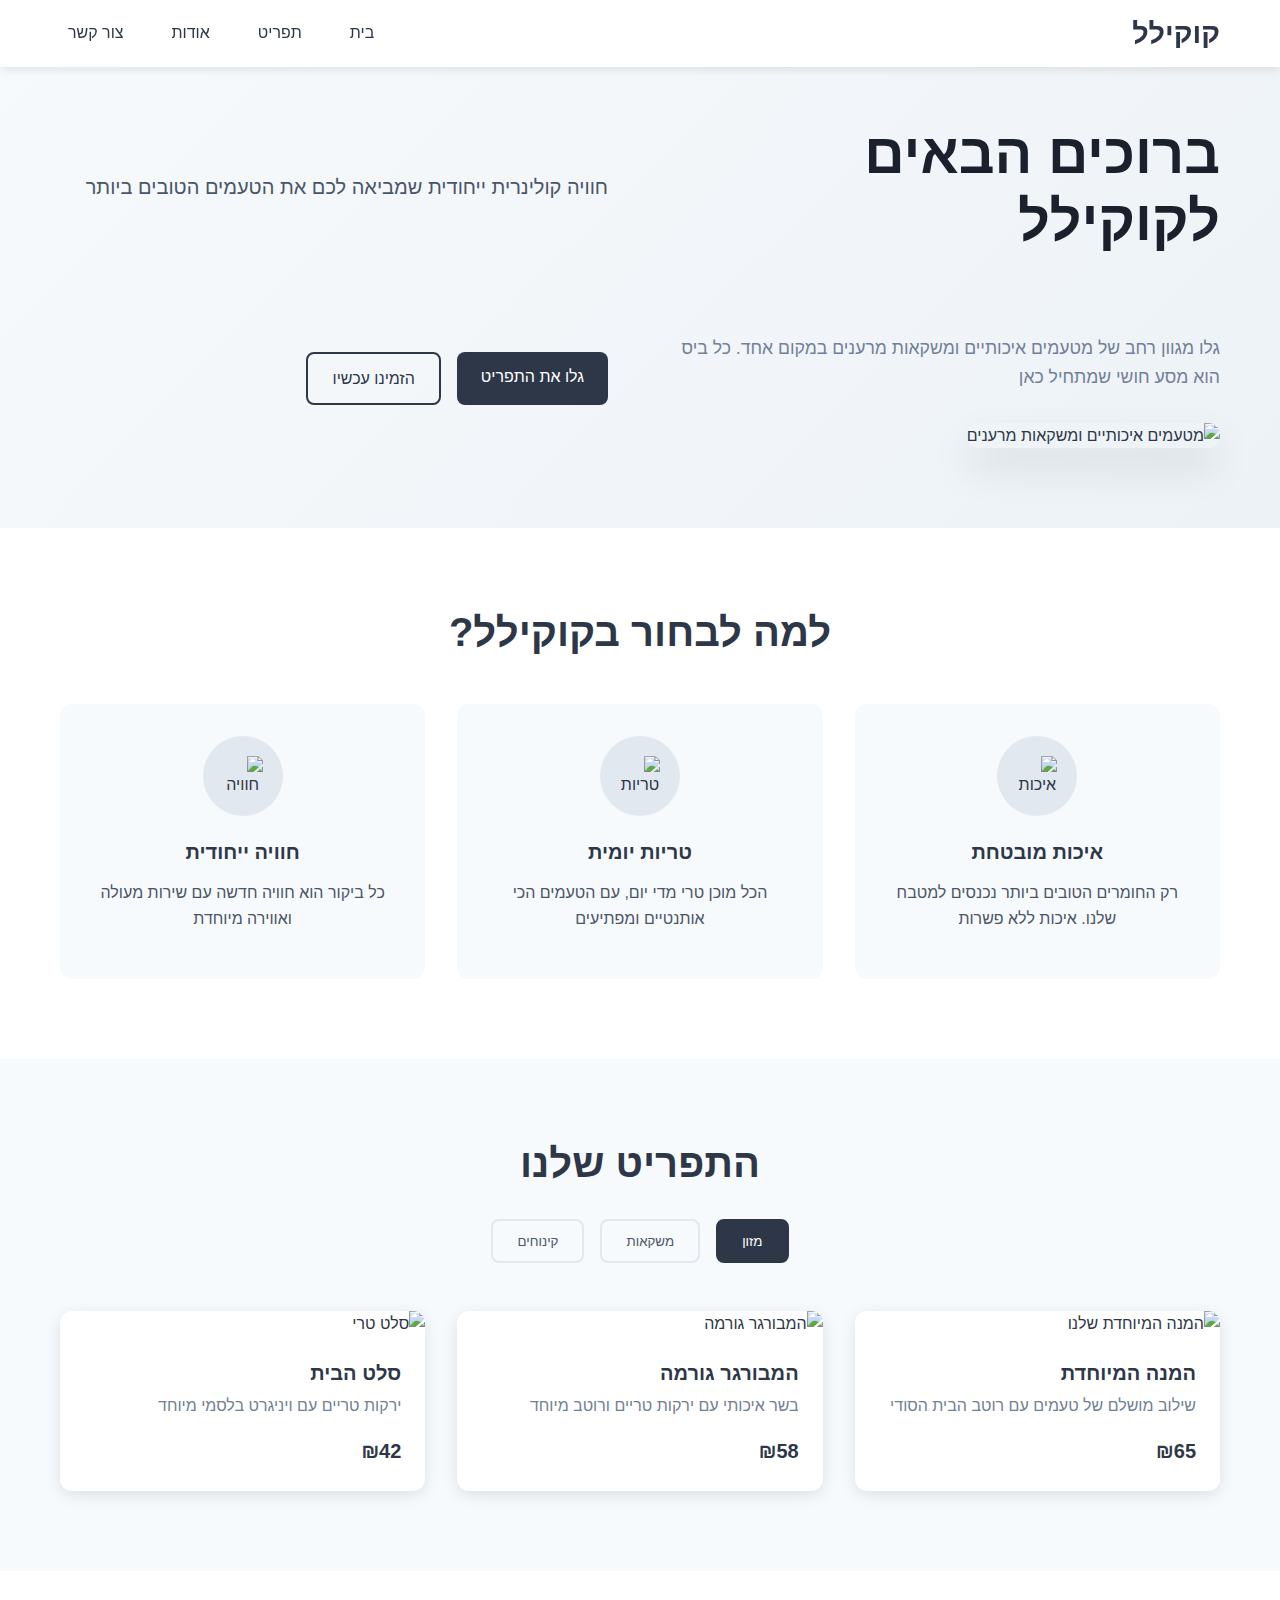
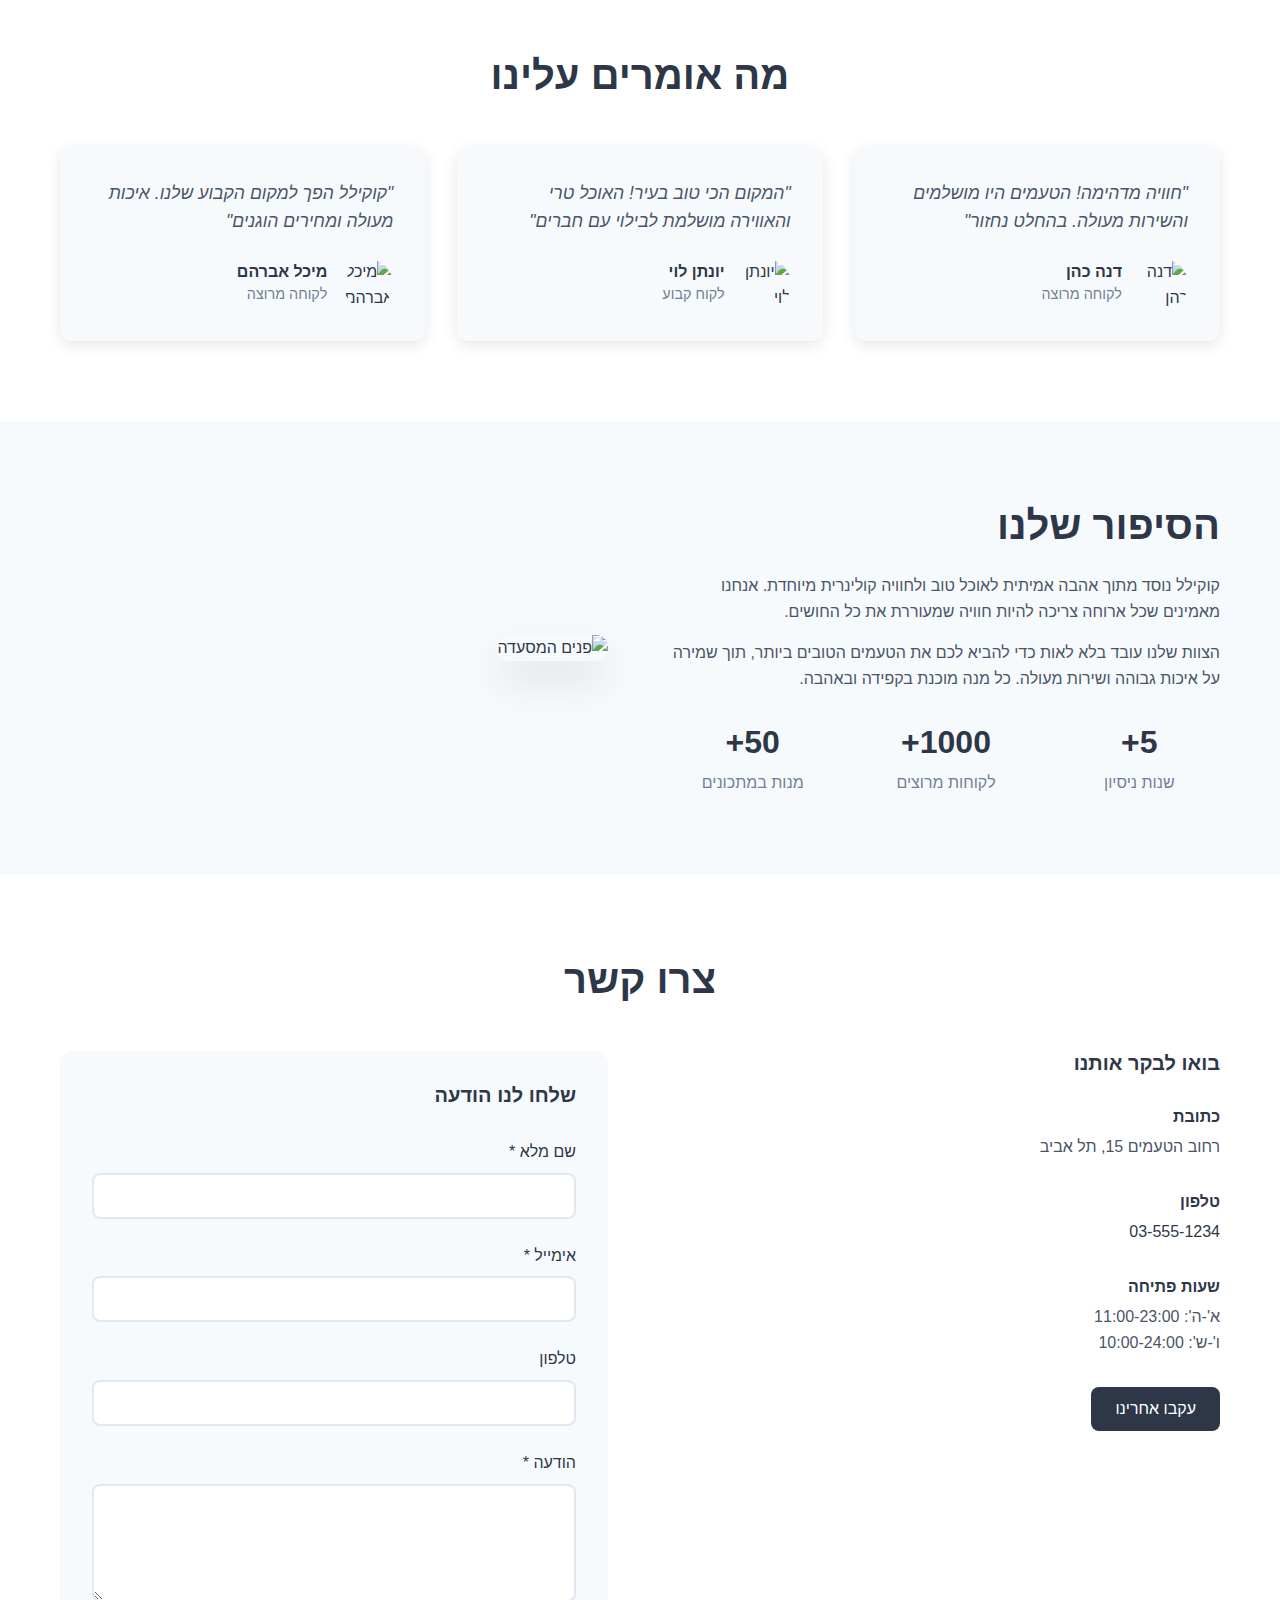
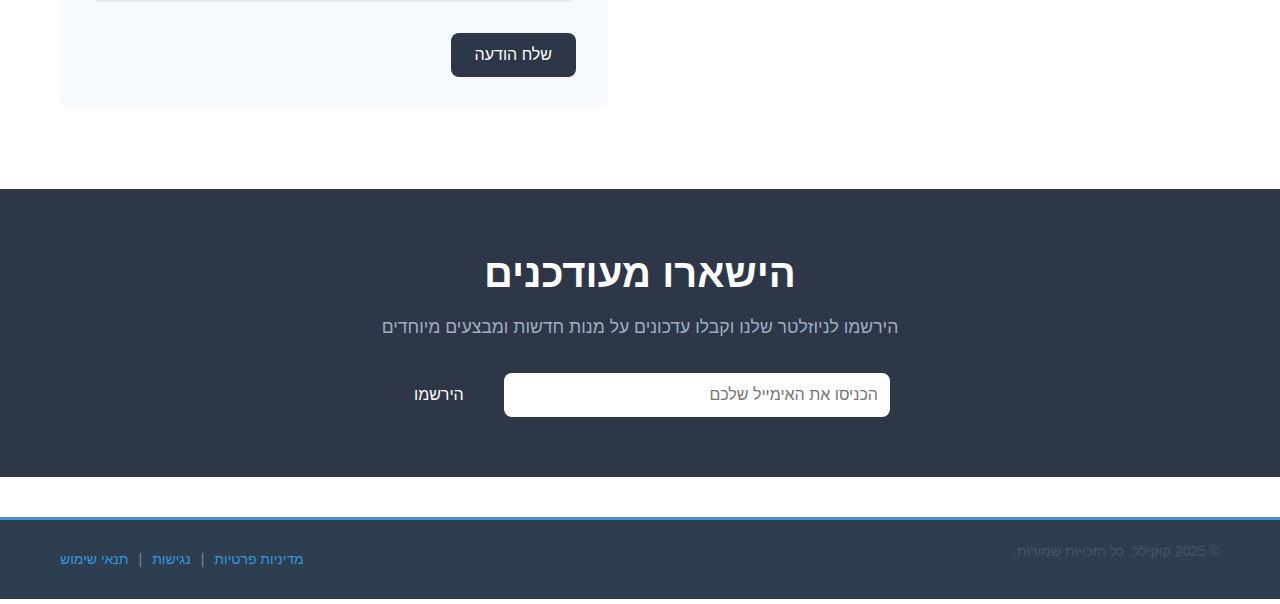
<file: public/index.html>
<!DOCTYPE html>
<html lang="he" dir="rtl">
<head>
    <meta charset="UTF-8">
    <meta name="viewport" content="width=device-width, initial-scale=1.0">
    <meta name="description" content="קוקילל - חוויה קולינרית ייחודית עם מגוון מטעמים איכותיים ומשקאות מרענים. גלו את הטעמים הטובים ביותר במקום אחד">
    <title>קוקילל - חוויה קולינרית ייחודית | מזון ומשקאות איכותיים</title>
    <meta name="keywords" content="קוקילל, מזון, משקאות, קולינריה, מסעדה, איכותי, טעים, חדש">
    <meta property="og:title" content="קוקילל - חוויה קולינרית ייחודית">
    <meta property="og:description" content="גלו את הטעמים הטובים ביותר עם קוקילל - מזון ומשקאות איכותיים במקום אחד">
    <meta property="og:type" content="website">
    <meta name="twitter:card" content="summary_large_image">
    <script type="application/ld+json">
    {
        "@context": "https://schema.org",
        "@type": "Restaurant",
        "name": "קוקילל",
        "description": "חוויה קולינרית ייחודית עם מגוון מטעמים איכותיים ומשקאות מרענים",
        "servesCuisine": "Contemporary",
        "priceRange": "$$",
        "address": {
            "@type": "PostalAddress",
            "addressCountry": "IL"
        }
    }
    </script>
    <script data-integration="analytics:head"></script>
    <link rel="stylesheet" href="styles.css">
</head>
<body>
    <div data-integration="accessibility:toolbar"></div>
    
    <header role="banner" class="header">
        <div class="container">
            <nav role="navigation" aria-label="ניווט ראשי" class="nav">
                <div class="logo">
                    <h2>קוקילל</h2>
                </div>
                <ul class="nav-menu" id="navMenu">
                    <li><a href="#home">בית</a></li>
                    <li><a href="#menu">תפריט</a></li>
                    <li><a href="#about">אודות</a></li>
                    <li><a href="#contact">צור קשר</a></li>
                </ul>
                <button class="nav-toggle" id="navToggle" aria-label="פתח תפריט ניווט">
                    <span></span>
                    <span></span>
                    <span></span>
                </button>
            </nav>
        </div>
    </header>

    <main role="main">
        <section id="home" class="hero-section">
            <div class="container">
                <div class="hero-content">
                    <h1>ברוכים הבאים לקוקילל</h1>
                    <p class="hero-subtitle">חוויה קולינרית ייחודית שמביאה לכם את הטעמים הטובים ביותר</p>
                    <p class="hero-description">גלו מגוון רחב של מטעמים איכותיים ומשקאות מרענים במקום אחד. כל ביס הוא מסע חושי שמתחיל כאן</p>
                    <div class="hero-buttons">
                        <a href="#menu" class="btn btn-primary">גלו את התפריט</a>
                        <a href="#contact" class="btn btn-secondary">הזמינו עכשיו</a>
                    </div>
                </div>
                <div class="hero-image">
                    <img data-ai-slot="hero-food-beverage" alt="מטעמים איכותיים ומשקאות מרענים" loading="eager">
                </div>
            </div>
        </section>

        <section id="features" class="features-section">
            <div class="container">
                <h2>למה לבחור בקוקילל?</h2>
                <div class="features-grid">
                    <div class="feature-card">
                        <div class="feature-icon">
                            <img data-ai-slot="quality-ingredients-icon" alt="איכות מובטחת" loading="lazy">
                        </div>
                        <h3>איכות מובטחת</h3>
                        <p>רק החומרים הטובים ביותר נכנסים למטבח שלנו. איכות ללא פשרות</p>
                    </div>
                    <div class="feature-card">
                        <div class="feature-icon">
                            <img data-ai-slot="fresh-daily-icon" alt="טריות יומית" loading="lazy">
                        </div>
                        <h3>טריות יומית</h3>
                        <p>הכל מוכן טרי מדי יום, עם הטעמים הכי אותנטיים ומפתיעים</p>
                    </div>
                    <div class="feature-card">
                        <div class="feature-icon">
                            <img data-ai-slot="unique-experience-icon" alt="חוויה ייחודית" loading="lazy">
                        </div>
                        <h3>חוויה ייחודית</h3>
                        <p>כל ביקור הוא חוויה חדשה עם שירות מעולה ואווירה מיוחדת</p>
                    </div>
                </div>
            </div>
        </section>

        <section id="menu" class="menu-section">
            <div class="container">
                <h2>התפריט שלנו</h2>
                <div class="menu-tabs">
                    <button class="tab-btn active" data-tab="food">מזון</button>
                    <button class="tab-btn" data-tab="drinks">משקאות</button>
                    <button class="tab-btn" data-tab="desserts">קינוחים</button>
                </div>
                <div class="menu-content">
                    <div class="menu-tab active" id="food">
                        <div class="menu-grid">
                            <div class="menu-item">
                                <img data-ai-slot="signature-dish-1" alt="המנה המיוחדת שלנו" loading="lazy">
                                <div class="menu-item-content">
                                    <h3>המנה המיוחדת</h3>
                                    <p>שילוב מושלם של טעמים עם רוטב הבית הסודי</p>
                                    <span class="price">₪65</span>
                                </div>
                            </div>
                            <div class="menu-item">
                                <img data-ai-slot="gourmet-burger" alt="המבורגר גורמה" loading="lazy">
                                <div class="menu-item-content">
                                    <h3>המבורגר גורמה</h3>
                                    <p>בשר איכותי עם ירקות טריים ורוטב מיוחד</p>
                                    <span class="price">₪58</span>
                                </div>
                            </div>
                            <div class="menu-item">
                                <img data-ai-slot="fresh-salad" alt="סלט טרי" loading="lazy">
                                <div class="menu-item-content">
                                    <h3>סלט הבית</h3>
                                    <p>ירקות טריים עם ויניגרט בלסמי מיוחד</p>
                                    <span class="price">₪42</span>
                                </div>
                            </div>
                        </div>
                    </div>
                    <div class="menu-tab" id="drinks">
                        <div class="menu-grid">
                            <div class="menu-item">
                                <img data-ai-slot="signature-cocktail" alt="קוקטייל מיוחד" loading="lazy">
                                <div class="menu-item-content">
                                    <h3>קוקטייל הבית</h3>
                                    <p>משקה מרענן עם פירות טריים וטוויסט מיוחד</p>
                                    <span class="price">₪35</span>
                                </div>
                            </div>
                            <div class="menu-item">
                                <img data-ai-slot="fresh-juice" alt="מיץ טרי" loading="lazy">
                                <div class="menu-item-content">
                                    <h3>מיץ טרי</h3>
                                    <p>מיצי פירות טריים שנסחטים בזמן אמת</p>
                                    <span class="price">₪25</span>
                                </div>
                            </div>
                            <div class="menu-item">
                                <img data-ai-slot="specialty-coffee" alt="קפה מיוחד" loading="lazy">
                                <div class="menu-item-content">
                                    <h3>קפה מיוחד</h3>
                                    <p>פולי קפה איכותיים עם הכנה מקצועית</p>
                                    <span class="price">₪18</span>
                                </div>
                            </div>
                        </div>
                    </div>
                    <div class="menu-tab" id="desserts">
                        <div class="menu-grid">
                            <div class="menu-item">
                                <img data-ai-slot="chocolate-dessert" alt="קינוח שוקולד" loading="lazy">
                                <div class="menu-item-content">
                                    <h3>קינוח שוקולד</h3>
                                    <p>עוגת שוקולד עשירה עם קרם ווניל</p>
                                    <span class="price">₪32</span>
                                </div>
                            </div>
                            <div class="menu-item">
                                <img data-ai-slot="fruit-tart" alt="טארט פירות" loading="lazy">
                                <div class="menu-item-content">
                                    <h3>טארט פירות</h3>
                                    <p>בצק פריך עם קרם פטיסייר ופירות העונה</p>
                                    <span class="price">₪28</span>
                                </div>
                            </div>
                            <div class="menu-item">
                                <img data-ai-slot="ice-cream-special" alt="גלידה מיוחדת" loading="lazy">
                                <div class="menu-item-content">
                                    <h3>גלידה מיוחדת</h3>
                                    <p>גלידה בטעמים ייחודיים עם תוספות</p>
                                    <span class="price">₪24</span>
                                </div>
                            </div>
                        </div>
                    </div>
                </div>
            </div>
        </section>

        <section id="testimonials" class="testimonials-section">
            <div class="container">
                <h2>מה אומרים עלינו</h2>
                <div class="testimonials-grid">
                    <div class="testimonial-card">
                        <div class="testimonial-content">
                            <p>"חוויה מדהימה! הטעמים היו מושלמים והשירות מעולה. בהחלט נחזור"</p>
                        </div>
                        <div class="testimonial-author">
                            <img data-ai-slot="customer-avatar-1" alt="דנה כהן" loading="lazy">
                            <div>
                                <h4>דנה כהן</h4>
                                <span>לקוחה מרוצה</span>
                            </div>
                        </div>
                    </div>
                    <div class="testimonial-card">
                        <div class="testimonial-content">
                            <p>"המקום הכי טוב בעיר! האוכל טרי והאווירה מושלמת לבילוי עם חברים"</p>
                        </div>
                        <div class="testimonial-author">
                            <img data-ai-slot="customer-avatar-2" alt="יונתן לוי" loading="lazy">
                            <div>
                                <h4>יונתן לוי</h4>
                                <span>לקוח קבוע</span>
                            </div>
                        </div>
                    </div>
                    <div class="testimonial-card">
                        <div class="testimonial-content">
                            <p>"קוקילל הפך למקום הקבוע שלנו. איכות מעולה ומחירים הוגנים"</p>
                        </div>
                        <div class="testimonial-author">
                            <img data-ai-slot="customer-avatar-3" alt="מיכל אברהם" loading="lazy">
                            <div>
                                <h4>מיכל אברהם</h4>
                                <span>לקוחה מרוצה</span>
                            </div>
                        </div>
                    </div>
                </div>
            </div>
        </section>

        <section id="about" class="about-section">
            <div class="container">
                <div class="about-content">
                    <div class="about-text">
                        <h2>הסיפור שלנו</h2>
                        <p>קוקילל נוסד מתוך אהבה אמיתית לאוכל טוב ולחוויה קולינרית מיוחדת. אנחנו מאמינים שכל ארוחה צריכה להיות חוויה שמעוררת את כל החושים.</p>
                        <p>הצוות שלנו עובד בלא לאות כדי להביא לכם את הטעמים הטובים ביותר, תוך שמירה על איכות גבוהה ושירות מעולה. כל מנה מוכנת בקפידה ובאהבה.</p>
                        <div class="about-stats">
                            <div class="stat">
                                <h3>5+</h3>
                                <p>שנות ניסיון</p>
                            </div>
                            <div class="stat">
                                <h3>1000+</h3>
                                <p>לקוחות מרוצים</p>
                            </div>
                            <div class="stat">
                                <h3>50+</h3>
                                <p>מנות במתכונים</p>
                            </div>
                        </div>
                    </div>
                    <div class="about-image">
                        <img data-ai-slot="restaurant-interior" alt="פנים המסעדה" loading="lazy">
                    </div>
                </div>
            </div>
        </section>

        <section id="contact" class="contact-section">
            <div class="container">
                <h2>צרו קשר</h2>
                <div class="contact-content">
                    <div class="contact-info">
                        <h3>בואו לבקר אותנו</h3>
                        <div class="contact-item">
                            <h4>כתובת</h4>
                            <p>רחוב הטעמים 15, תל אביב</p>
                        </div>
                        <div class="contact-item">
                            <h4>טלפון</h4>
                            <p><a href="tel:+97235551234">03-555-1234</a></p>
                        </div>
                        <div class="contact-item">
                            <h4>שעות פתיחה</h4>
                            <p>א'-ה': 11:00-23:00<br>ו'-ש': 10:00-24:00</p>
                        </div>
                        <div class="social-links">
                            <button data-integration="social:share" class="social-btn">עקבו אחרינו</button>
                        </div>
                    </div>
                    <form class="contact-form" id="contactForm" novalidate>
                        <h3>שלחו לנו הודעה</h3>
                        <div class="form-group">
                            <label for="name">שם מלא *</label>
                            <input type="text" id="name" name="name" required aria-describedby="name-error">
                            <span class="error-message" id="name-error"></span>
                        </div>
                        <div class="form-group">
                            <label for="email">אימייל *</label>
                            <input type="email" id="email" name="email" required aria-describedby="email-error">
                            <span class="error-message" id="email-error"></span>
                        </div>
                        <div class="form-group">
                            <label for="phone">טלפון</label>
                            <input type="tel" id="phone" name="phone" aria-describedby="phone-error">
                            <span class="error-message" id="phone-error"></span>
                        </div>
                        <div class="form-group">
                            <label for="message">הודעה *</label>
                            <textarea id="message" name="message" rows="5" required aria-describedby="message-error"></textarea>
                            <span class="error-message" id="message-error"></span>
                        </div>
                        <button type="submit" class="btn btn-primary">שלח הודעה</button>
                        <div class="form-success" id="formSuccess" style="display: none;">
                            <p>תודה! ההודעה נשלחה בהצלחה. נחזור אליכם בהקדם.</p>
                        </div>
                    </form>
                </div>
            </div>
        </section>

        <section class="newsletter-section">
            <div class="container">
                <div class="newsletter-content">
                    <h2>הישארו מעודכנים</h2>
                    <p>הירשמו לניוזלטר שלנו וקבלו עדכונים על מנות חדשות ומבצעים מיוחדים</p>
                    <form class="newsletter-form" id="newsletterForm">
                        <div class="newsletter-input">
                            <input type="email" placeholder="הכניסו את האימייל שלכם" required>
                            <button type="submit" class="btn btn-primary">הירשמו</button>
                        </div>
                    </form>
                </div>
            </div>
        </section>
    </main>

    <!-- Legal Footer -->
    <footer class="legal-footer">
      <div class="container">
        <div class="footer-content">
          <div class="footer-main">
            <p>© 2025 קוקילל. כל הזכויות שמורות.</p>
          </div>
          <div class="footer-legal">
            <a href="privacy.html" target="_blank" rel="noopener" aria-label="מדיניות פרטיות">
              מדיניות פרטיות
            </a>
            <span class="separator">|</span>
            <a href="accessibility.html" target="_blank" rel="noopener" aria-label="נגישות">
              נגישות
            </a>
            <span class="separator">|</span>
            <a href="terms.html" target="_blank" rel="noopener" aria-label="תנאי שימוש">
              תנאי שימוש
            </a>
          </div>
        </div>
      </div>
    </footer>
</body>
</html>
</file>
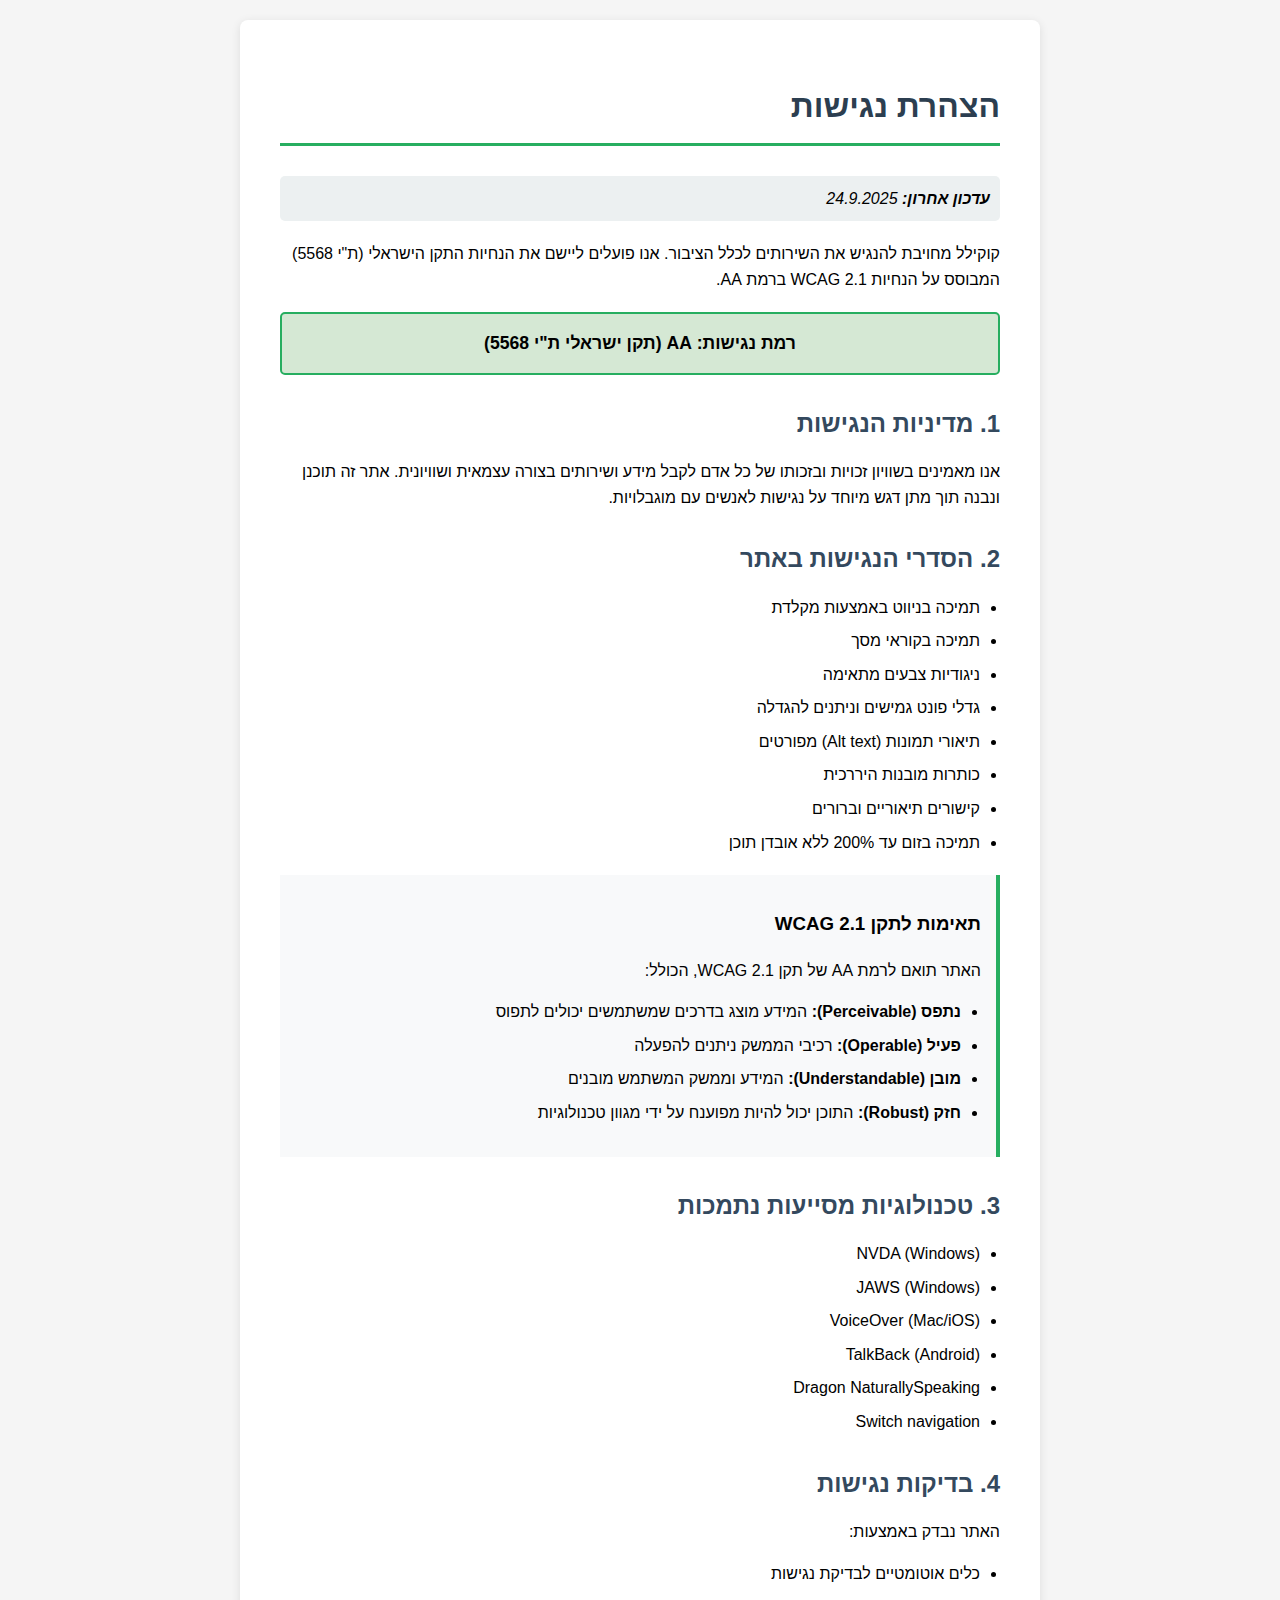
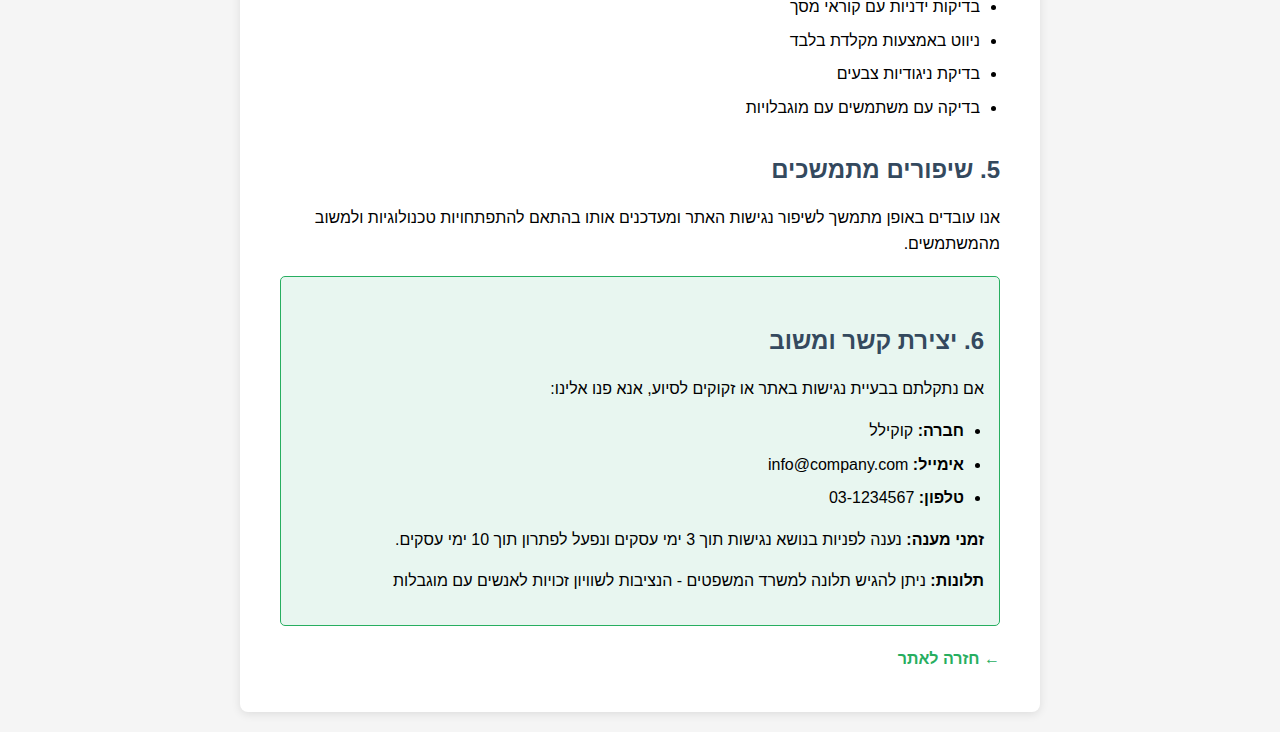
<file: public/accessibility.html>
<!DOCTYPE html>
<html lang="he" dir="rtl">
<head>
    <meta charset="UTF-8">
    <meta name="viewport" content="width=device-width, initial-scale=1.0">
    <title>הצהרת נגישות - קוקילל</title>
    <style>
        body {
            font-family: 'Segoe UI', Tahoma, Geneva, Verdana, sans-serif;
            line-height: 1.6;
            max-width: 800px;
            margin: 0 auto;
            padding: 20px;
            background-color: #f5f5f5;
            direction: rtl;
        }
        .container {
            background: white;
            padding: 40px;
            border-radius: 8px;
            box-shadow: 0 2px 10px rgba(0,0,0,0.1);
        }
        h1 {
            color: #2c3e50;
            border-bottom: 3px solid #27ae60;
            padding-bottom: 10px;
            margin-bottom: 30px;
        }
        h2 {
            color: #34495e;
            margin-top: 30px;
            margin-bottom: 15px;
        }
        .last-updated {
            background: #ecf0f1;
            padding: 10px;
            border-radius: 5px;
            margin-bottom: 20px;
            font-style: italic;
        }
        .contact-info {
            background: #e8f6f0;
            border: 1px solid #27ae60;
            padding: 15px;
            border-radius: 5px;
            margin-top: 20px;
        }
        .compliance-level {
            background: #d5e8d4;
            border: 2px solid #27ae60;
            padding: 15px;
            border-radius: 5px;
            margin: 20px 0;
            text-align: center;
            font-weight: bold;
            font-size: 1.1em;
        }
        ul {
            padding-right: 20px;
        }
        li {
            margin-bottom: 8px;
        }
        .back-link {
            display: inline-block;
            margin-top: 20px;
            color: #27ae60;
            text-decoration: none;
            font-weight: bold;
        }
        .back-link:hover {
            text-decoration: underline;
        }
        .wcag-info {
            background: #f8f9fa;
            border-right: 4px solid #27ae60;
            padding: 15px;
            margin: 20px 0;
        }
    </style>
</head>
<body>
    <div class="container">
        <h1>הצהרת נגישות</h1>
        
        <div class="last-updated">
            <strong>עדכון אחרון:</strong> 24.9.2025
        </div>

        <p>
            קוקילל מחויבת להנגיש את השירותים לכלל הציבור. אנו פועלים ליישם את הנחיות התקן הישראלי 
            (ת"י 5568) המבוסס על הנחיות WCAG 2.1 ברמת AA.
        </p>

        <div class="compliance-level">
            רמת נגישות: AA (תקן ישראלי ת"י 5568)
        </div>

        <h2>1. מדיניות הנגישות</h2>
        <p>
            אנו מאמינים בשוויון זכויות ובזכותו של כל אדם לקבל מידע ושירותים בצורה עצמאית ושוויונית. 
            אתר זה תוכנן ונבנה תוך מתן דגש מיוחד על נגישות לאנשים עם מוגבלויות.
        </p>

        <h2>2. הסדרי הנגישות באתר</h2>
        <ul>
            <li>תמיכה בניווט באמצעות מקלדת</li>
            <li>תמיכה בקוראי מסך</li>
            <li>ניגודיות צבעים מתאימה</li>
            <li>גדלי פונט גמישים וניתנים להגדלה</li>
            <li>תיאורי תמונות (Alt text) מפורטים</li>
            <li>כותרות מובנות היררכית</li>
            <li>קישורים תיאוריים וברורים</li>
            <li>תמיכה בזום עד 200% ללא אובדן תוכן</li>
        </ul>

        <div class="wcag-info">
            <h3>תאימות לתקן WCAG 2.1</h3>
            <p>האתר תואם לרמת AA של תקן WCAG 2.1, הכולל:</p>
            <ul>
                <li><strong>נתפס (Perceivable):</strong> המידע מוצג בדרכים שמשתמשים יכולים לתפוס</li>
                <li><strong>פעיל (Operable):</strong> רכיבי הממשק ניתנים להפעלה</li>
                <li><strong>מובן (Understandable):</strong> המידע וממשק המשתמש מובנים</li>
                <li><strong>חזק (Robust):</strong> התוכן יכול להיות מפוענח על ידי מגוון טכנולוגיות</li>
            </ul>
        </div>

        <h2>3. טכנולוגיות מסייעות נתמכות</h2>
        <ul>
            <li>NVDA (Windows)</li>
            <li>JAWS (Windows)</li>
            <li>VoiceOver (Mac/iOS)</li>
            <li>TalkBack (Android)</li>
            <li>Dragon NaturallySpeaking</li>
            <li>Switch navigation</li>
        </ul>

        <h2>4. בדיקות נגישות</h2>
        <p>האתר נבדק באמצעות:</p>
        <ul>
            <li>כלים אוטומטיים לבדיקת נגישות</li>
            <li>בדיקות ידניות עם קוראי מסך</li>
            <li>ניווט באמצעות מקלדת בלבד</li>
            <li>בדיקת ניגודיות צבעים</li>
            <li>בדיקה עם משתמשים עם מוגבלויות</li>
        </ul>

        <h2>5. שיפורים מתמשכים</h2>
        <p>
            אנו עובדים באופן מתמשך לשיפור נגישות האתר ומעדכנים אותו בהתאם להתפתחויות טכנולוגיות ולמשוב מהמשתמשים.
        </p>

        <div class="contact-info">
            <h2>6. יצירת קשר ומשוב</h2>
            <p>אם נתקלתם בבעיית נגישות באתר או זקוקים לסיוע, אנא פנו אלינו:</p>
            <ul>
                <li><strong>חברה:</strong> קוקילל</li>
                <li><strong>אימייל:</strong> info@company.com</li>
                <li><strong>טלפון:</strong> 03-1234567</li>
            </ul>
            <p>
                <strong>זמני מענה:</strong> נענה לפניות בנושא נגישות תוך 3 ימי עסקים ונפעל לפתרון תוך 10 ימי עסקים.
            </p>
            <p>
                <strong>תלונות:</strong> ניתן להגיש תלונה למשרד המשפטים - הנציבות לשוויון זכויות לאנשים עם מוגבלות
            </p>
        </div>

        <a href="/" class="back-link">← חזרה לאתר</a>
    </div>
</body>
</html>
</file>
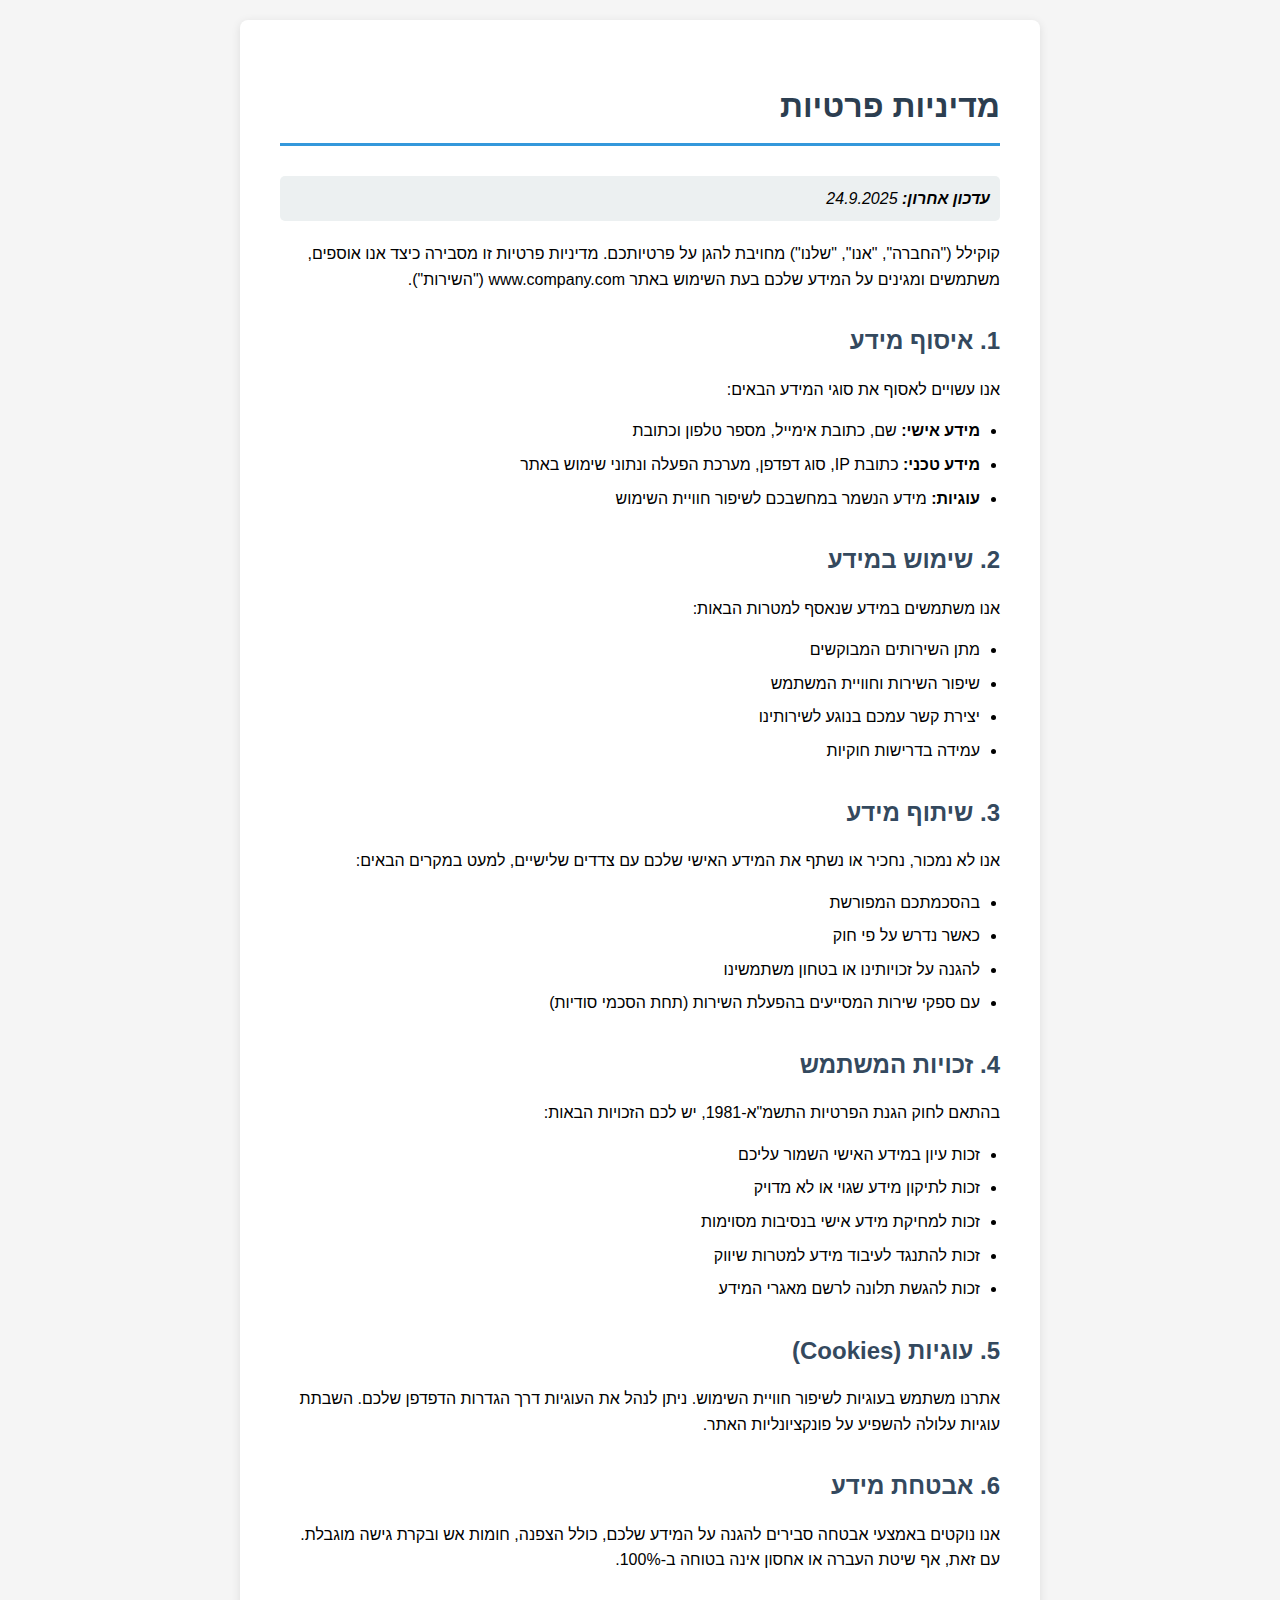
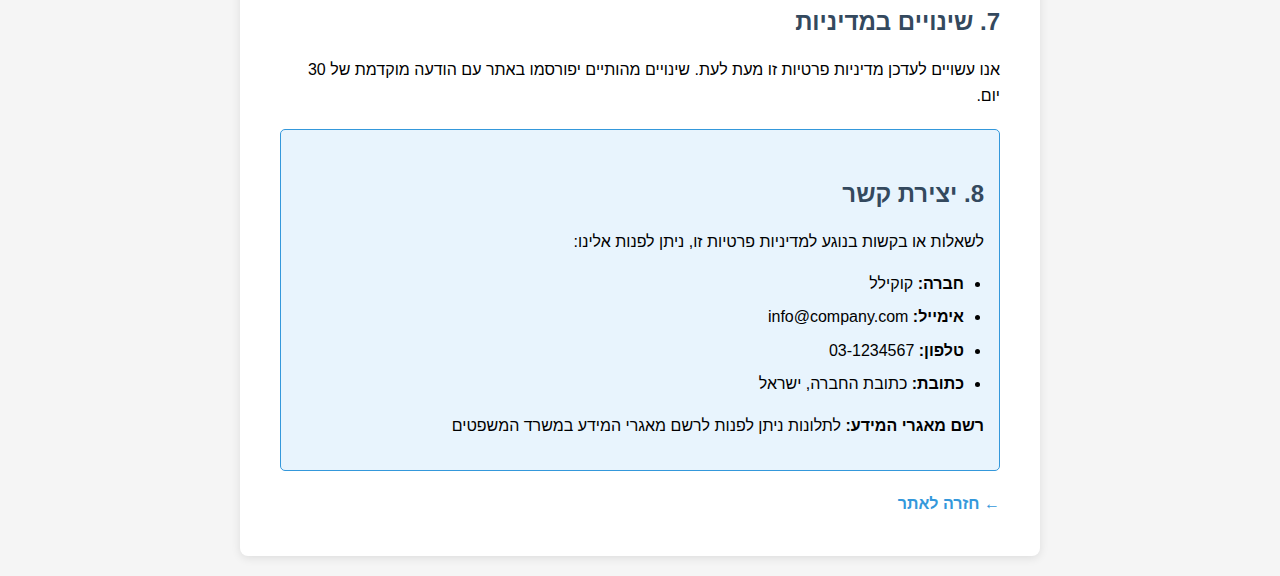
<file: public/privacy.html>
<!DOCTYPE html>
<html lang="he" dir="rtl">
<head>
    <meta charset="UTF-8">
    <meta name="viewport" content="width=device-width, initial-scale=1.0">
    <title>מדיניות פרטיות - קוקילל</title>
    <style>
        body {
            font-family: 'Segoe UI', Tahoma, Geneva, Verdana, sans-serif;
            line-height: 1.6;
            max-width: 800px;
            margin: 0 auto;
            padding: 20px;
            background-color: #f5f5f5;
            direction: rtl;
        }
        .container {
            background: white;
            padding: 40px;
            border-radius: 8px;
            box-shadow: 0 2px 10px rgba(0,0,0,0.1);
        }
        h1 {
            color: #2c3e50;
            border-bottom: 3px solid #3498db;
            padding-bottom: 10px;
            margin-bottom: 30px;
        }
        h2 {
            color: #34495e;
            margin-top: 30px;
            margin-bottom: 15px;
        }
        .last-updated {
            background: #ecf0f1;
            padding: 10px;
            border-radius: 5px;
            margin-bottom: 20px;
            font-style: italic;
        }
        .contact-info {
            background: #e8f4fd;
            border: 1px solid #3498db;
            padding: 15px;
            border-radius: 5px;
            margin-top: 20px;
        }
        ul {
            padding-right: 20px;
        }
        li {
            margin-bottom: 8px;
        }
        .back-link {
            display: inline-block;
            margin-top: 20px;
            color: #3498db;
            text-decoration: none;
            font-weight: bold;
        }
        .back-link:hover {
            text-decoration: underline;
        }
    </style>
</head>
<body>
    <div class="container">
        <h1>מדיניות פרטיות</h1>
        
        <div class="last-updated">
            <strong>עדכון אחרון:</strong> 24.9.2025
        </div>

        <p>
            קוקילל ("החברה", "אנו", "שלנו") מחויבת להגן על פרטיותכם. מדיניות פרטיות זו מסבירה כיצד אנו אוספים, 
            משתמשים ומגינים על המידע שלכם בעת השימוש באתר www.company.com ("השירות").
        </p>

        <h2>1. איסוף מידע</h2>
        <p>אנו עשויים לאסוף את סוגי המידע הבאים:</p>
        <ul>
            <li><strong>מידע אישי:</strong> שם, כתובת אימייל, מספר טלפון וכתובת</li>
            <li><strong>מידע טכני:</strong> כתובת IP, סוג דפדפן, מערכת הפעלה ונתוני שימוש באתר</li>
            <li><strong>עוגיות:</strong> מידע הנשמר במחשבכם לשיפור חוויית השימוש</li>
        </ul>

        <h2>2. שימוש במידע</h2>
        <p>אנו משתמשים במידע שנאסף למטרות הבאות:</p>
        <ul>
            <li>מתן השירותים המבוקשים</li>
            <li>שיפור השירות וחוויית המשתמש</li>
            <li>יצירת קשר עמכם בנוגע לשירותינו</li>
            <li>עמידה בדרישות חוקיות</li>
        </ul>

        <h2>3. שיתוף מידע</h2>
        <p>אנו לא נמכור, נחכיר או נשתף את המידע האישי שלכם עם צדדים שלישיים, למעט במקרים הבאים:</p>
        <ul>
            <li>בהסכמתכם המפורשת</li>
            <li>כאשר נדרש על פי חוק</li>
            <li>להגנה על זכויותינו או בטחון משתמשינו</li>
            <li>עם ספקי שירות המסייעים בהפעלת השירות (תחת הסכמי סודיות)</li>
        </ul>

        <h2>4. זכויות המשתמש</h2>
        <p>בהתאם לחוק הגנת הפרטיות התשמ"א-1981, יש לכם הזכויות הבאות:</p>
        <ul>
            <li>זכות עיון במידע האישי השמור עליכם</li>
            <li>זכות לתיקון מידע שגוי או לא מדויק</li>
            <li>זכות למחיקת מידע אישי בנסיבות מסוימות</li>
            <li>זכות להתנגד לעיבוד מידע למטרות שיווק</li>
            <li>זכות להגשת תלונה לרשם מאגרי המידע</li>
        </ul>

        <h2>5. עוגיות (Cookies)</h2>
        <p>
            אתרנו משתמש בעוגיות לשיפור חוויית השימוש. ניתן לנהל את העוגיות דרך הגדרות הדפדפן שלכם. 
            השבתת עוגיות עלולה להשפיע על פונקציונליות האתר.
        </p>

        <h2>6. אבטחת מידע</h2>
        <p>
            אנו נוקטים באמצעי אבטחה סבירים להגנה על המידע שלכם, כולל הצפנה, חומות אש ובקרת גישה מוגבלת. 
            עם זאת, אף שיטת העברה או אחסון אינה בטוחה ב-100%.
        </p>

        <h2>7. שינויים במדיניות</h2>
        <p>
            אנו עשויים לעדכן מדיניות פרטיות זו מעת לעת. שינויים מהותיים יפורסמו באתר עם הודעה מוקדמת של 30 יום.
        </p>

        <div class="contact-info">
            <h2>8. יצירת קשר</h2>
            <p>לשאלות או בקשות בנוגע למדיניות פרטיות זו, ניתן לפנות אלינו:</p>
            <ul>
                <li><strong>חברה:</strong> קוקילל</li>
                <li><strong>אימייל:</strong> info@company.com</li>
                <li><strong>טלפון:</strong> 03-1234567</li>
                <li><strong>כתובת:</strong> כתובת החברה, ישראל</li>
            </ul>
            <p><strong>רשם מאגרי המידע:</strong> לתלונות ניתן לפנות לרשם מאגרי המידע במשרד המשפטים</p>
        </div>

        <a href="/" class="back-link">← חזרה לאתר</a>
    </div>
</body>
</html>
</file>
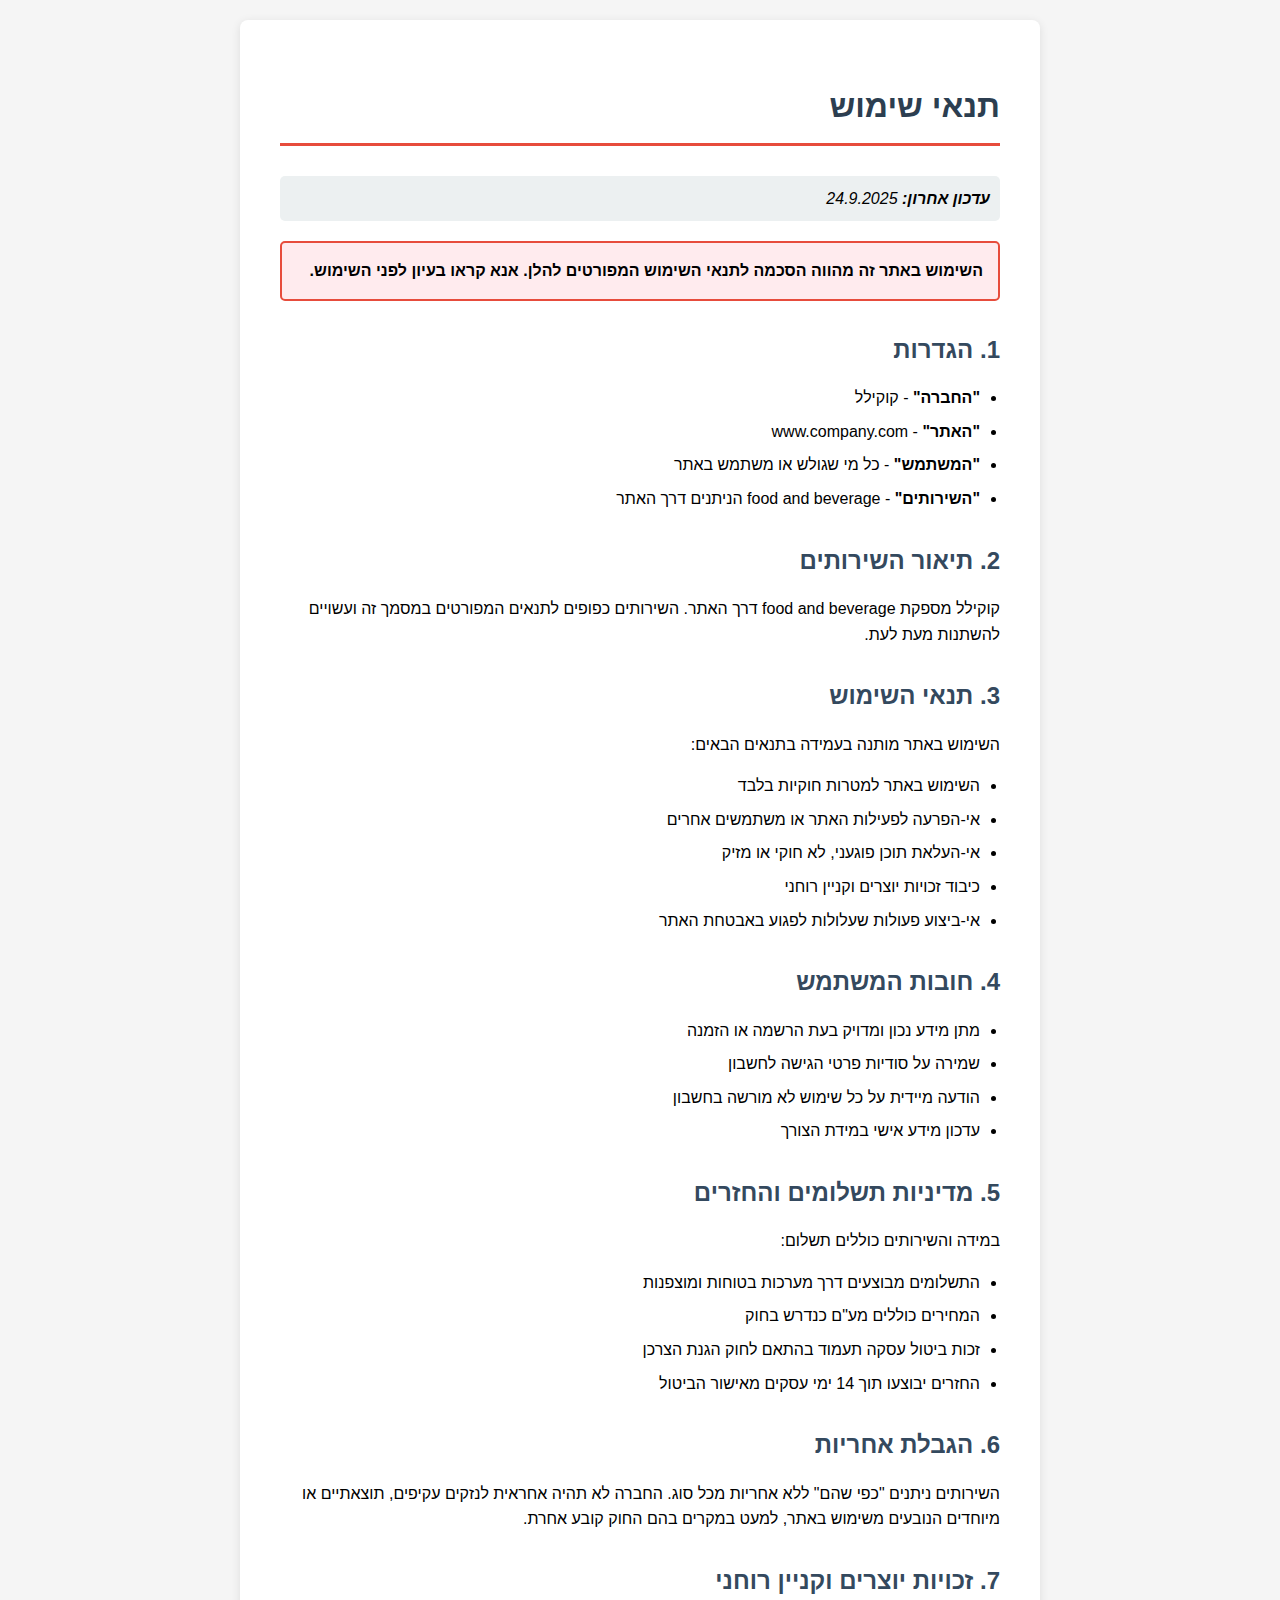
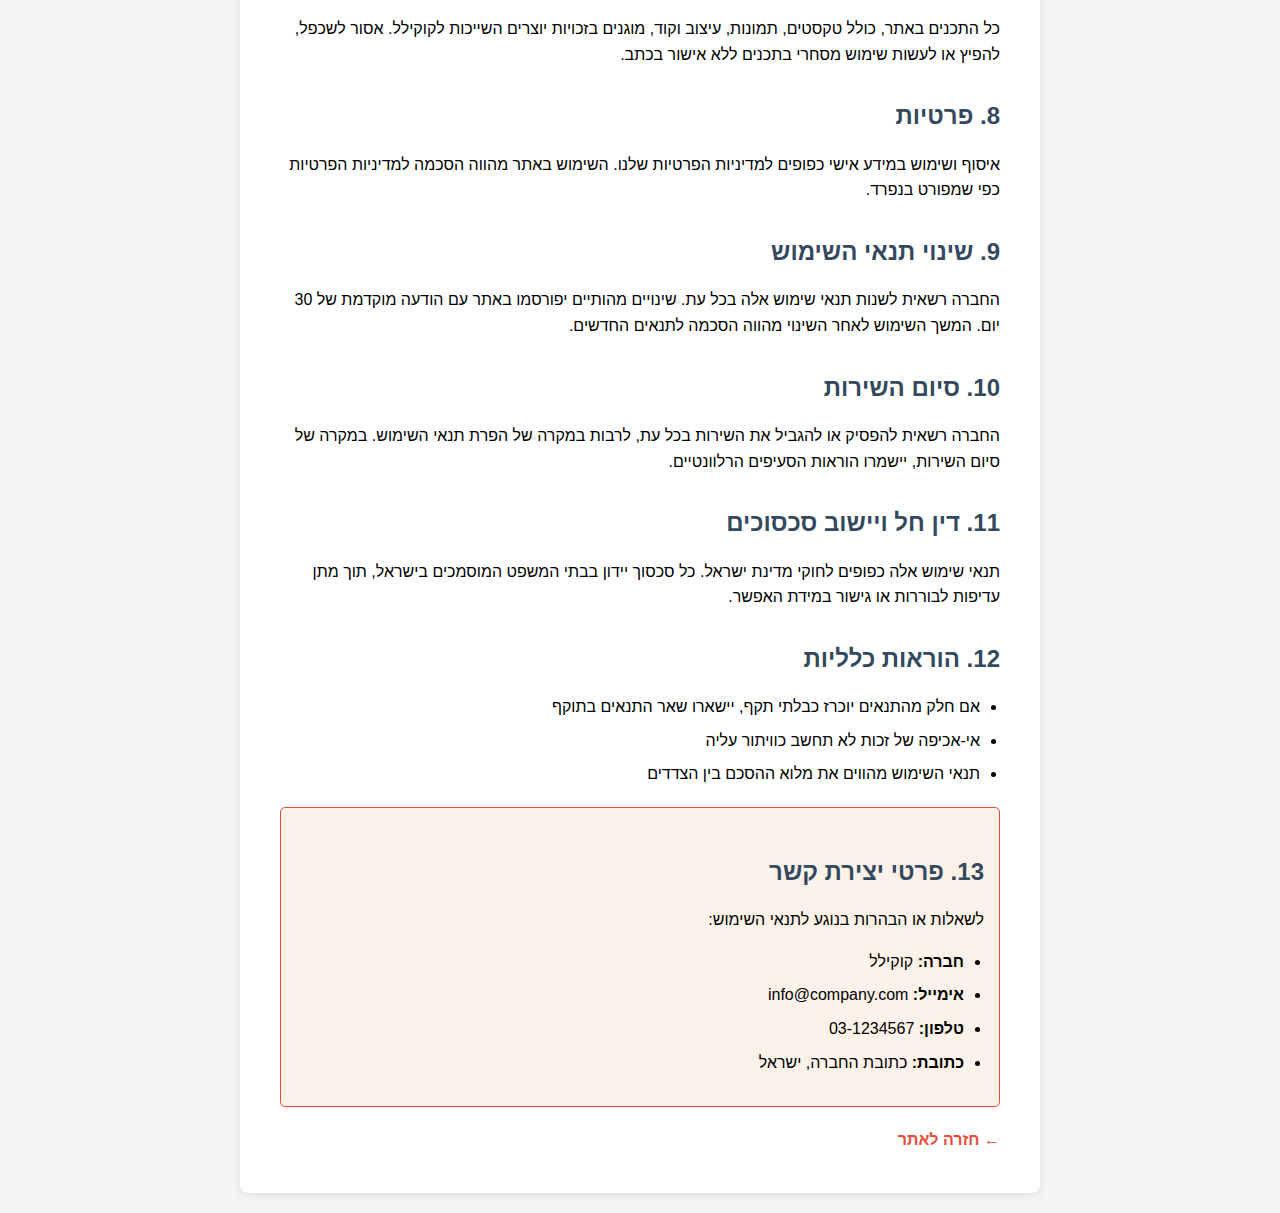
<file: public/terms.html>
<!DOCTYPE html>
<html lang="he" dir="rtl">
<head>
    <meta charset="UTF-8">
    <meta name="viewport" content="width=device-width, initial-scale=1.0">
    <title>תנאי שימוש - קוקילל</title>
    <style>
        body {
            font-family: 'Segoe UI', Tahoma, Geneva, Verdana, sans-serif;
            line-height: 1.6;
            max-width: 800px;
            margin: 0 auto;
            padding: 20px;
            background-color: #f5f5f5;
            direction: rtl;
        }
        .container {
            background: white;
            padding: 40px;
            border-radius: 8px;
            box-shadow: 0 2px 10px rgba(0,0,0,0.1);
        }
        h1 {
            color: #2c3e50;
            border-bottom: 3px solid #e74c3c;
            padding-bottom: 10px;
            margin-bottom: 30px;
        }
        h2 {
            color: #34495e;
            margin-top: 30px;
            margin-bottom: 15px;
        }
        .last-updated {
            background: #ecf0f1;
            padding: 10px;
            border-radius: 5px;
            margin-bottom: 20px;
            font-style: italic;
        }
        .contact-info {
            background: #fdf2e9;
            border: 1px solid #e74c3c;
            padding: 15px;
            border-radius: 5px;
            margin-top: 20px;
        }
        .important-notice {
            background: #ffebee;
            border: 2px solid #e74c3c;
            padding: 15px;
            border-radius: 5px;
            margin: 20px 0;
            font-weight: bold;
        }
        ul {
            padding-right: 20px;
        }
        li {
            margin-bottom: 8px;
        }
        .back-link {
            display: inline-block;
            margin-top: 20px;
            color: #e74c3c;
            text-decoration: none;
            font-weight: bold;
        }
        .back-link:hover {
            text-decoration: underline;
        }
    </style>
</head>
<body>
    <div class="container">
        <h1>תנאי שימוש</h1>
        
        <div class="last-updated">
            <strong>עדכון אחרון:</strong> 24.9.2025
        </div>

        <div class="important-notice">
            השימוש באתר זה מהווה הסכמה לתנאי השימוש המפורטים להלן. אנא קראו בעיון לפני השימוש.
        </div>

        <h2>1. הגדרות</h2>
        <ul>
            <li><strong>"החברה"</strong> - קוקילל</li>
            <li><strong>"האתר"</strong> - www.company.com</li>
            <li><strong>"המשתמש"</strong> - כל מי שגולש או משתמש באתר</li>
            <li><strong>"השירותים"</strong> - food and beverage הניתנים דרך האתר</li>
        </ul>

        <h2>2. תיאור השירותים</h2>
        <p>
            קוקילל מספקת food and beverage דרך האתר. השירותים כפופים לתנאים המפורטים במסמך זה 
            ועשויים להשתנות מעת לעת.
        </p>

        <h2>3. תנאי השימוש</h2>
        <p>השימוש באתר מותנה בעמידה בתנאים הבאים:</p>
        <ul>
            <li>השימוש באתר למטרות חוקיות בלבד</li>
            <li>אי-הפרעה לפעילות האתר או משתמשים אחרים</li>
            <li>אי-העלאת תוכן פוגעני, לא חוקי או מזיק</li>
            <li>כיבוד זכויות יוצרים וקניין רוחני</li>
            <li>אי-ביצוע פעולות שעלולות לפגוע באבטחת האתר</li>
        </ul>

        <h2>4. חובות המשתמש</h2>
        <ul>
            <li>מתן מידע נכון ומדויק בעת הרשמה או הזמנה</li>
            <li>שמירה על סודיות פרטי הגישה לחשבון</li>
            <li>הודעה מיידית על כל שימוש לא מורשה בחשבון</li>
            <li>עדכון מידע אישי במידת הצורך</li>
        </ul>

        <h2>5. מדיניות תשלומים והחזרים</h2>
        <p>במידה והשירותים כוללים תשלום:</p>
        <ul>
            <li>התשלומים מבוצעים דרך מערכות בטוחות ומוצפנות</li>
            <li>המחירים כוללים מע"ם כנדרש בחוק</li>
            <li>זכות ביטול עסקה תעמוד בהתאם לחוק הגנת הצרכן</li>
            <li>החזרים יבוצעו תוך 14 ימי עסקים מאישור הביטול</li>
        </ul>

        <h2>6. הגבלת אחריות</h2>
        <p>
            השירותים ניתנים "כפי שהם" ללא אחריות מכל סוג. החברה לא תהיה אחראית לנזקים עקיפים, 
            תוצאתיים או מיוחדים הנובעים משימוש באתר, למעט במקרים בהם החוק קובע אחרת.
        </p>

        <h2>7. זכויות יוצרים וקניין רוחני</h2>
        <p>
            כל התכנים באתר, כולל טקסטים, תמונות, עיצוב וקוד, מוגנים בזכויות יוצרים השייכות לקוקילל. 
            אסור לשכפל, להפיץ או לעשות שימוש מסחרי בתכנים ללא אישור בכתב.
        </p>

        <h2>8. פרטיות</h2>
        <p>
            איסוף ושימוש במידע אישי כפופים למדיניות הפרטיות שלנו. השימוש באתר מהווה הסכמה 
            למדיניות הפרטיות כפי שמפורט בנפרד.
        </p>

        <h2>9. שינוי תנאי השימוש</h2>
        <p>
            החברה רשאית לשנות תנאי שימוש אלה בכל עת. שינויים מהותיים יפורסמו באתר עם הודעה מוקדמת 
            של 30 יום. המשך השימוש לאחר השינוי מהווה הסכמה לתנאים החדשים.
        </p>

        <h2>10. סיום השירות</h2>
        <p>
            החברה רשאית להפסיק או להגביל את השירות בכל עת, לרבות במקרה של הפרת תנאי השימוש. 
            במקרה של סיום השירות, יישמרו הוראות הסעיפים הרלוונטיים.
        </p>

        <h2>11. דין חל ויישוב סכסוכים</h2>
        <p>
            תנאי שימוש אלה כפופים לחוקי מדינת ישראל. כל סכסוך יידון בבתי המשפט המוסמכים בישראל, 
            תוך מתן עדיפות לבוררות או גישור במידת האפשר.
        </p>

        <h2>12. הוראות כלליות</h2>
        <ul>
            <li>אם חלק מהתנאים יוכרז כבלתי תקף, יישארו שאר התנאים בתוקף</li>
            <li>אי-אכיפה של זכות לא תחשב כוויתור עליה</li>
            <li>תנאי השימוש מהווים את מלוא ההסכם בין הצדדים</li>
        </ul>

        <div class="contact-info">
            <h2>13. פרטי יצירת קשר</h2>
            <p>לשאלות או הבהרות בנוגע לתנאי השימוש:</p>
            <ul>
                <li><strong>חברה:</strong> קוקילל</li>
                <li><strong>אימייל:</strong> info@company.com</li>
                <li><strong>טלפון:</strong> 03-1234567</li>
                <li><strong>כתובת:</strong> כתובת החברה, ישראל</li>
            </ul>
        </div>

        <a href="/" class="back-link">← חזרה לאתר</a>
    </div>
</body>
</html>
</file>
<file: public/styles.css>
/* Reset and Base Styles */
* {
    margin: 0;
    padding: 0;
    box-sizing: border-box;
}

html {
    scroll-behavior: smooth;
    font-size: 16px;
}

body {
    font-family: 'Segoe UI', Tahoma, Geneva, Verdana, sans-serif;
    line-height: 1.6;
    color: #2d3748;
    background-color: #ffffff;
    direction: rtl;
}

.container {
    max-width: 1200px;
    margin: 0 auto;
    padding: 0 20px;
}

/* Typography */
h1, h2, h3, h4, h5, h6 {
    font-weight: 600;
    line-height: 1.2;
    margin-bottom: 1rem;
}

h1 {
    font-size: clamp(2rem, 5vw, 3.5rem);
    color: #1a202c;
}

h2 {
    font-size: clamp(1.5rem, 4vw, 2.5rem);
    color: #2d3748;
    text-align: center;
    margin-bottom: 2rem;
}

h3 {
    font-size: 1.25rem;
    color: #2d3748;
}

p {
    margin-bottom: 1rem;
    color: #4a5568;
}

/* Buttons */
.btn {
    display: inline-block;
    padding: 12px 24px;
    border: none;
    border-radius: 8px;
    font-size: 1rem;
    font-weight: 500;
    text-decoration: none;
    text-align: center;
    cursor: pointer;
    transition: all 0.3s ease;
    min-height: 44px;
}

.btn-primary {
    background-color: #2d3748;
    color: white;
}

.btn-primary:hover {
    background-color: #1a202c;
    transform: translateY(-2px);
}

.btn-secondary {
    background-color: transparent;
    color: #2d3748;
    border: 2px solid #2d3748;
}

.btn-secondary:hover {
    background-color: #2d3748;
    color: white;
}

/* Header */
.header {
    background-color: rgba(255, 255, 255, 0.95);
    backdrop-filter: blur(10px);
    position: fixed;
    top: 0;
    width: 100%;
    z-index: 1000;
    box-shadow: 0 2px 10px rgba(0, 0, 0, 0.1);
}

.nav {
    display: flex;
    justify-content: space-between;
    align-items: center;
    padding: 1rem 0;
}

.logo h2 {
    color: #2d3748;
    margin: 0;
    font-size: 1.8rem;
}

.nav-menu {
    display: flex;
    list-style: none;
    gap: 2rem;
}

.nav-menu a {
    text-decoration: none;
    color: #2d3748;
    font-weight: 500;
    transition: color 0.3s ease;
    padding: 0.5rem;
}

.nav-menu a:hover {
    color: #4a5568;
}

.nav-toggle {
    display: none;
    flex-direction: column;
    background: none;
    border: none;
    cursor: pointer;
    padding: 0.5rem;
}

.nav-toggle span {
    width: 25px;
    height: 3px;
    background-color: #2d3748;
    margin: 3px 0;
    transition: 0.3s;
}

/* Hero Section */
.hero-section {
    padding: 120px 0 80px;
    background: linear-gradient(135deg, #f7fafc 0%, #edf2f7 100%);
}

.hero-content {
    display: grid;
    grid-template-columns: 1fr 1fr;
    gap: 4rem;
    align-items: center;
}

.hero-subtitle {
    font-size: 1.25rem;
    color: #4a5568;
    margin-bottom: 1rem;
}

.hero-description {
    font-size: 1.1rem;
    color: #718096;
    margin-bottom: 2rem;
}

.hero-buttons {
    display: flex;
    gap: 1rem;
    flex-wrap: wrap;
}

.hero-image img {
    width: 100%;
    height: auto;
    border-radius: 12px;
    box-shadow: 0 20px 40px rgba(0, 0, 0, 0.1);
}

/* Features Section */
.features-section {
    padding: 80px 0;
    background-color: #ffffff;
}

.features-grid {
    display: grid;
    grid-template-columns: repeat(auto-fit, minmax(300px, 1fr));
    gap: 2rem;
    margin-top: 3rem;
}

.feature-card {
    text-align: center;
    padding: 2rem;
    border-radius: 12px;
    background-color: #f7fafc;
    transition: transform 0.3s ease, box-shadow 0.3s ease;
}

.feature-card:hover {
    transform: translateY(-5px);
    box-shadow: 0 10px 30px rgba(0, 0, 0, 0.1);
}

.feature-icon {
    width: 80px;
    height: 80px;
    margin: 0 auto 1.5rem;
    border-radius: 50%;
    background-color: #e2e8f0;
    display: flex;
    align-items: center;
    justify-content: center;
}

.feature-icon img {
    width: 40px;
    height: 40px;
}

/* Menu Section */
.menu-section {
    padding: 80px 0;
    background-color: #f7fafc;
}

.menu-tabs {
    display: flex;
    justify-content: center;
    gap: 1rem;
    margin-bottom: 3rem;
    flex-wrap: wrap;
}

.tab-btn {
    padding: 12px 24px;
    background-color: transparent;
    border: 2px solid #e2e8f0;
    border-radius: 8px;
    color: #4a5568;
    font-weight: 500;
    cursor: pointer;
    transition: all 0.3s ease;
    min-height: 44px;
}

.tab-btn.active,
.tab-btn:hover {
    background-color: #2d3748;
    color: white;
    border-color: #2d3748;
}

.menu-tab {
    display: none;
}

.menu-tab.active {
    display: block;
}

.menu-grid {
    display: grid;
    grid-template-columns: repeat(auto-fit, minmax(300px, 1fr));
    gap: 2rem;
}

.menu-item {
    background-color: white;
    border-radius: 12px;
    overflow: hidden;
    box-shadow: 0 4px 15px rgba(0, 0, 0, 0.1);
    transition: transform 0.3s ease;
}

.menu-item:hover {
    transform: translateY(-5px);
}

.menu-item img {
    width: 100%;
    height: 200px;
    object-fit: cover;
}

.menu-item-content {
    padding: 1.5rem;
}

.menu-item-content h3 {
    margin-bottom: 0.5rem;
}

.menu-item-content p {
    color: #718096;
    margin-bottom: 1rem;
}

.price {
    font-size: 1.25rem;
    font-weight: 600;
    color: #2d3748;
}

/* Testimonials Section */
.testimonials-section {
    padding: 80px 0;
    background-color: #ffffff;
}

.testimonials-grid {
    display: grid;
    grid-template-columns: repeat(auto-fit, minmax(300px, 1fr));
    gap: 2rem;
    margin-top: 3rem;
}

.testimonial-card {
    background-color: #f7fafc;
    padding: 2rem;
    border-radius: 12px;
    box-shadow: 0 4px 15px rgba(0, 0, 0, 0.1);
}

.testimonial-content {
    margin-bottom: 1.5rem;
}

.testimonial-content p {
    font-style: italic;
    color: #4a5568;
    font-size: 1.1rem;
}

.testimonial-author {
    display: flex;
    align-items: center;
    gap: 1rem;
}

.testimonial-author img {
    width: 50px;
    height: 50px;
    border-radius: 50%;
    object-fit: cover;
}

.testimonial-author h4 {
    margin: 0;
    color: #2d3748;
}

.testimonial-author span {
    color: #718096;
    font-size: 0.9rem;
}

/* About Section */
.about-section {
    padding: 80px 0;
    background-color: #f7fafc;
}

.about-content {
    display: grid;
    grid-template-columns: 1fr 1fr;
    gap: 4rem;
    align-items: center;
}

.about-text h2 {
    text-align: right;
    margin-bottom: 1.5rem;
}

.about-stats {
    display: grid;
    grid-template-columns: repeat(3, 1fr);
    gap: 2rem;
    margin-top: 2rem;
}

.stat {
    text-align: center;
}

.stat h3 {
    font-size: 2rem;
    color: #2d3748;
    margin-bottom: 0.5rem;
}

.stat p {
    color: #718096;
    margin: 0;
}

.about-image img {
    width: 100%;
    height: auto;
    border-radius: 12px;
    box-shadow: 0 20px 40px rgba(0, 0, 0, 0.1);
}

/* Contact Section */
.contact-section {
    padding: 80px 0;
    background-color: #ffffff;
}

.contact-content {
    display: grid;
    grid-template-columns: 1fr 1fr;
    gap: 4rem;
    margin-top: 3rem;
}

.contact-info h3 {
    margin-bottom: 2rem;
    color: #2d3748;
}

.contact-item {
    margin-bottom: 2rem;
}

.contact-item h4 {
    color: #2d3748;
    margin-bottom: 0.5rem;
}

.contact-item p {
    margin: 0;
    color: #4a5568;
}

.contact-item a {
    color: #2d3748;
    text-decoration: none;
}

.contact-item a:hover {
    text-decoration: underline;
}

.social-links {
    margin-top: 2rem;
}

.social-btn {
    background-color: #2d3748;
    color: white;
    border: none;
    padding: 12px 24px;
    border-radius: 8px;
    cursor: pointer;
    font-size: 1rem;
    transition: background-color 0.3s ease;
    min-height: 44px;
}

.social-btn:hover {
    background-color: #1a202c;
}

/* Forms */
.contact-form {
    background-color: #f7fafc;
    padding: 2rem;
    border-radius: 12px;
}

.contact-form h3 {
    margin-bottom: 2rem;
    color: #2d3748;
}

.form-group {
    margin-bottom: 1.5rem;
}

.form-group label {
    display: block;
    margin-bottom: 0.5rem;
    color: #2d3748;
    font-weight: 500;
}

.form-group input,
.form-group textarea {
    width: 100%;
    padding: 12px;
    border: 2px solid #e2e8f0;
    border-radius: 8px;
    font-size: 1rem;
    transition: border-color 0.3s ease;
    background-color: white;
}

.form-group input:focus,
.form-group textarea:focus {
    outline: none;
    border-color: #2d3748;
}

.form-group input.error,
.form-group textarea.error {
    border-color: #e53e3e;
}

.error-message {
    color: #e53e3e;
    font-size: 0.875rem;
    margin-top: 0.25rem;
    display: block;
}

.form-success {
    background-color: #c6f6d5;
    color: #22543d;
    padding: 1rem;
    border-radius: 8px;
    margin-top: 1rem;
}

/* Newsletter Section */
.newsletter-section {
    padding: 60px 0;
    background-color: #2d3748;
    color: white;
}

.newsletter-content {
    text-align: center;
}

.newsletter-content h2 {
    color: white;
    margin-bottom: 1rem;
}

.newsletter-content p {
    color: #a0aec0;
    margin-bottom: 2rem;
    font-size: 1.1rem;
}

.newsletter-form {
    max-width: 500px;
    margin: 0 auto;
}

.newsletter-input {
    display: flex;
    gap: 1rem;
    flex-wrap: wrap;
}

.newsletter-input input {
    flex: 1;
    min-width: 250px;
    padding: 12px;
    border: none;
    border-radius: 8px;
    font-size: 1rem;
}

.newsletter-input button {
    white-space: nowrap;
}

/* Responsive Design */
@media (max-width: 768px) {
    .container {
        padding: 0 15px;
    }

    .nav-menu {
        position: fixed;
        top: 70px;
        right: -100%;
        width: 100%;
        height: calc(100vh - 70px);
        background-color: white;
        flex-direction: column;
        justify-content: flex-start;
        align-items: center;
        padding-top: 2rem;
        transition: right 0.3s ease;
        box-shadow: 0 2px 10px rgba(0, 0, 0, 0.1);
    }

    .nav-menu.active {
        right: 0;
    }

    .nav-toggle {
        display: flex;
    }

    .hero-content {
        grid-template-columns: 1fr;
        text-align: center;
        gap: 2rem;
    }

    .hero-buttons {
        justify-content: center;
    }

    .features-grid {
        grid-template-columns: 1fr;
    }

    .menu-grid {
        grid-template-columns: 1fr;
    }

    .testimonials-grid {
        grid-template-columns: 1fr;
    }

    .about-content {
        grid-template-columns: 1fr;
        gap: 2rem;
    }

    .about-stats {
        grid-template-columns: 1fr;
        gap: 1rem;
    }

    .contact-content {
        grid-template-columns: 1fr;
        gap: 2rem;
    }

    .newsletter-input {
        flex-direction: column;
    }

    .newsletter-input input {
        min-width: auto;
    }

    h1 {
        font-size: 2rem;
    }

    h2 {
        font-size: 1.75rem;
    }

    .hero-section {
        padding: 100px 0 60px;
    }

    .features-section,
    .menu-section,
    .testimonials-section,
    .about-section,
    .contact-section {
        padding: 60px 0;
    }
}

@media (max-width: 480px) {
    .btn {
        padding: 10px 20px;
        font-size: 0.9rem;
    }

    .hero-buttons {
        flex-direction: column;
        align-items: center;
    }

    .hero-buttons .btn {
        width: 100%;
        max-width: 250px;
    }

    .menu-tabs {
        flex-direction: column;
        align-items: center;
    }

    .tab-btn {
        width: 100%;
        max-width: 200px;
    }
}

/* Accessibility Improvements */
@media (prefers-reduced-motion: reduce) {
    * {
        animation-duration: 0.01ms !important;
        animation-iteration-count: 1 !important;
        transition-duration: 0.01ms !important;
        scroll-behavior: auto !important;
    }
}

/* Focus styles for better accessibility */
*:focus {
    outline: 2px solid #2d3748;
    outline-offset: 2px;
}

.btn:focus {
    outline: 2px solid #4a5568;
    outline-offset: 2px;
}

/* High contrast mode support */
@media (prefers-contrast: high) {
    .btn-primary {
        background-color: #000000;
        color: #ffffff;
        border: 2px solid #ffffff;
    }

    .btn-secondary {
        background-color: #ffffff;
        color: #000000;
        border: 2px solid #000000;
    }
}

/* Legal Footer Styles */

    /* Legal Footer Styles */
    .legal-footer {
      background-color: #2c3e50;
      color: #ecf0f1;
      padding: 20px 0;
      margin-top: 40px;
      font-size: 14px;
      border-top: 3px solid #3498db;
    }

    .legal-footer .container {
      max-width: 1200px;
      margin: 0 auto;
      padding: 0 20px;
    }

    .legal-footer .footer-content {
      display: flex;
      justify-content: space-between;
      align-items: center;
      flex-wrap: wrap;
      gap: 15px;
    }

    .legal-footer .footer-main {
      flex: 1;
    }

    .legal-footer .footer-legal {
      display: flex;
      align-items: center;
      gap: 10px;
    }

    .legal-footer .footer-legal a {
      color: #3498db;
      text-decoration: none;
      transition: color 0.3s ease;
      font-weight: 500;
    }

    .legal-footer .footer-legal a:hover {
      color: #5dade2;
      text-decoration: underline;
    }

    .legal-footer .footer-legal a:focus {
      outline: 2px solid #3498db;
      outline-offset: 2px;
      border-radius: 2px;
    }

    .legal-footer .separator {
      color: #7f8c8d;
      font-weight: 300;
    }

    /* Responsive Design */
    @media (max-width: 768px) {
      .legal-footer .footer-content {
        flex-direction: column;
        text-align: center;
      }

      .legal-footer .footer-legal {
        flex-wrap: wrap;
        justify-content: center;
      }
    }

    /* RTL Support for Hebrew */
    [dir="rtl"] .legal-footer .footer-content {
      direction: rtl;
    }

    [dir="rtl"] .legal-footer .footer-legal {
      direction: rtl;
    }
</file>
